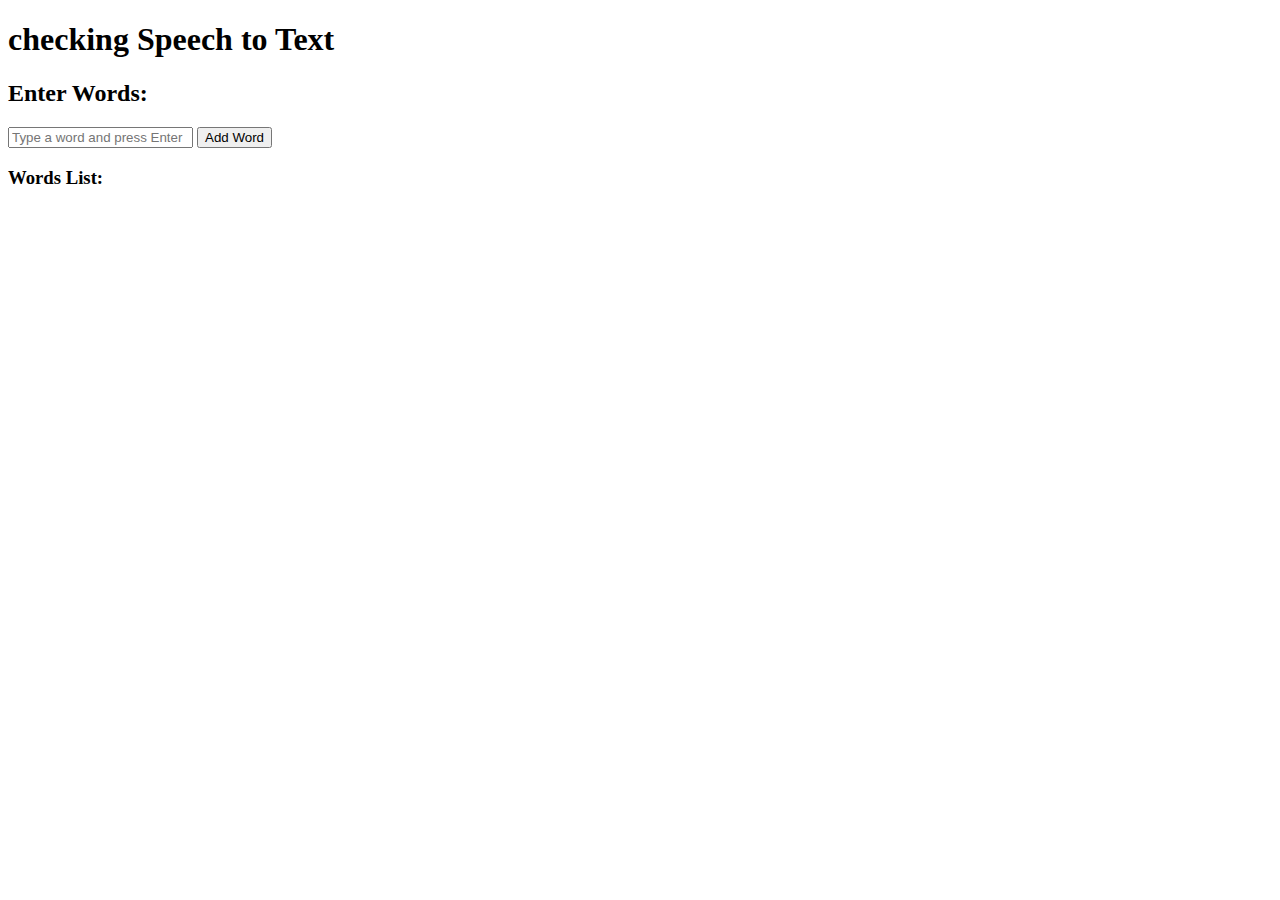
<file: index.html>
<!DOCTYPE html>
<html lang="en">
<head>
  <meta charset="UTF-8">
  <meta name="viewport" content="width=device-width, initial-scale=1.0">
  <title>Continuous Speech to Text with Keyword Alerts</title>
</head>
<body>
  <h1>checking Speech to Text</h1>
  <h2>Enter Words:</h2>
    <input type="text" id="wordInput" placeholder="Type a word and press Enter">
    <button onclick="addWord()">Add Word</button>
    
    <h3>Words List:</h3>
    <ul id="wordList"></ul>
    <script src = "script.js"></script>
  
</body>
</html>
</file>
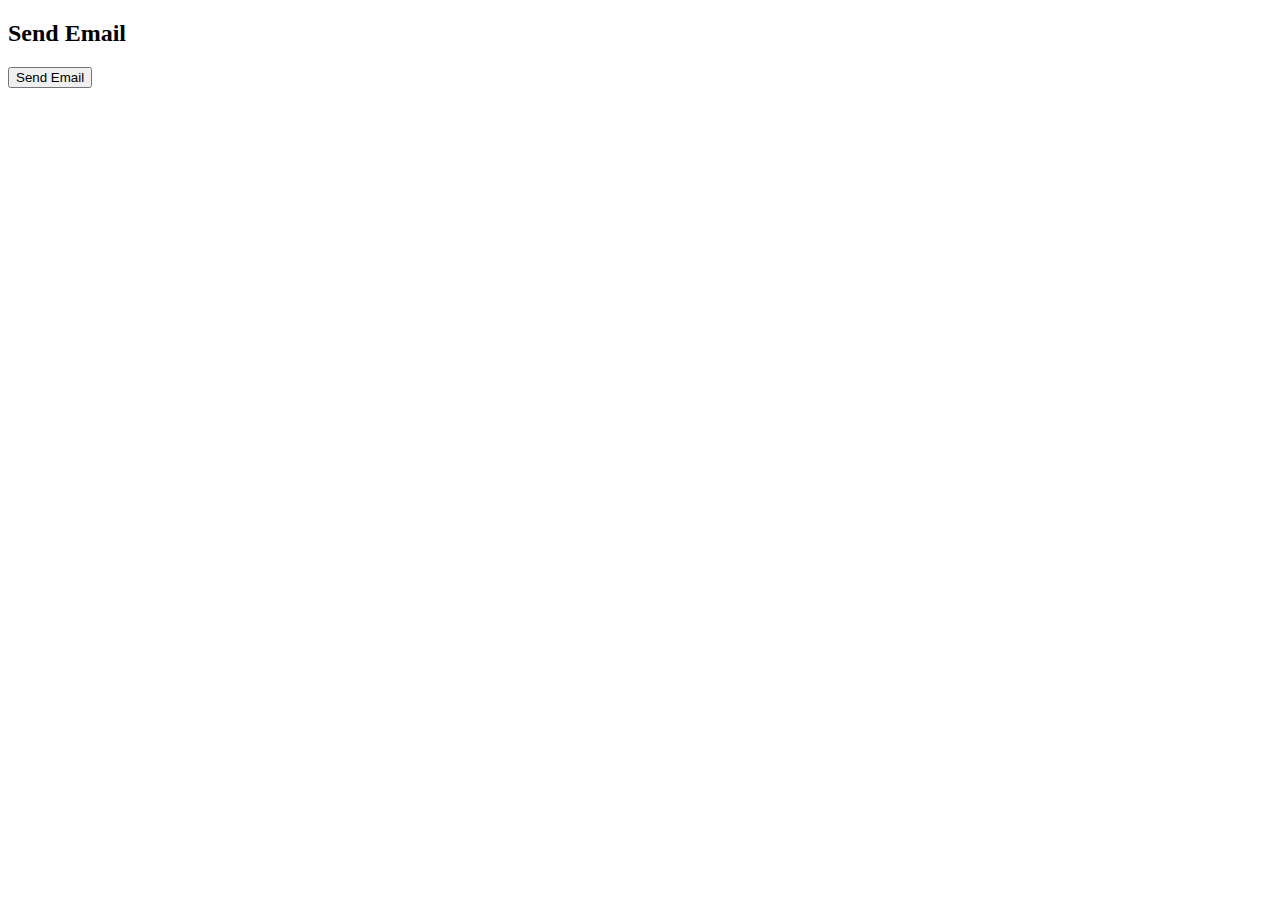
<file: emailalert/public/index.html>
<!DOCTYPE html>
<html lang="en">
<head>
    <meta charset="UTF-8">
    <meta name="viewport" content="width=device-width, initial-scale=1.0">
    <title>Email Sender</title>
</head>
<body>
    <h2>Send Email</h2>
    <button id="sendEmailBtn">Send Email</button>

    <script>
        document.getElementById("sendEmailBtn").addEventListener("click", function() {
            fetch("/send-email", {
                method: "POST",
                headers: {
                    "Content-Type": "application/json"
                },
                body: JSON.stringify({
                    to: "sourajit.kar.cse26@heritageit.edu.in",
                    subject: "very urgent mail ",
                    text: " You win million dollar lottery."
                })
            })
            .then(response => response.json())
            .then(data => {
                console.log("Email sent:", data);
            })
            .catch(error => {
                console.error("Error sending email:", error);
            });
        });
    </script>
</body>
</html>
</file>
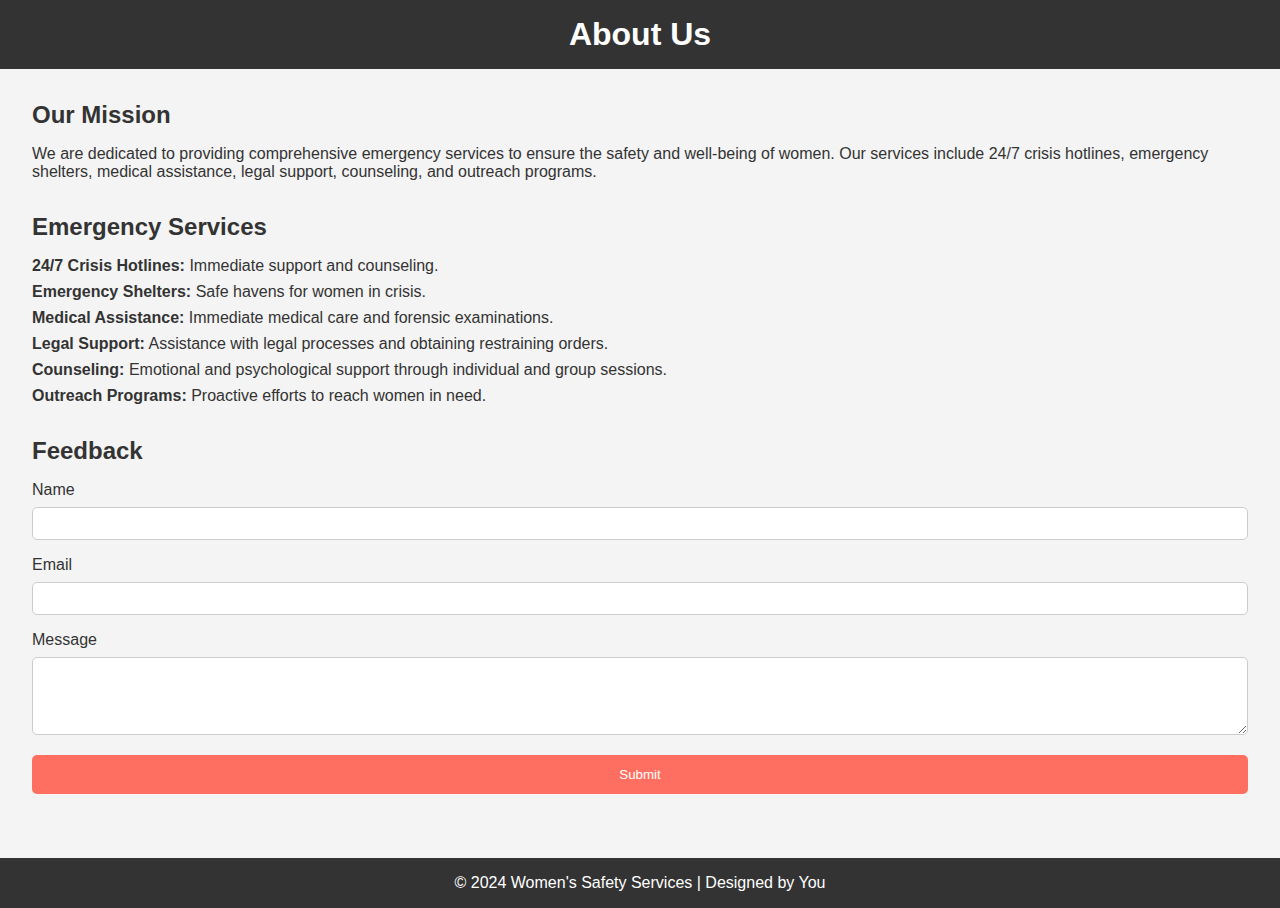
<file: womensafety/about.html>
<!DOCTYPE html>
<html lang="en">
<head>
    <meta charset="UTF-8">
    <meta name="viewport" content="width=device-width, initial-scale=1.0">
    <title>About Us - Women's Safety Services</title>
    <link rel="stylesheet" href="about.css">
</head>
<body>
    <header>
        <h1>About Us</h1>
        
    </header>

    <main>
        <section id="about">
            <h2>Our Mission</h2>
            <p>We are dedicated to providing comprehensive emergency services to ensure the safety and well-being of women. Our services include 24/7 crisis hotlines, emergency shelters, medical assistance, legal support, counseling, and outreach programs.</p>
        </section>

        <section id="services">
            <h2>Emergency Services</h2>
            <ul>
                <li><strong>24/7 Crisis Hotlines:</strong> Immediate support and counseling.</li>
                <li><strong>Emergency Shelters:</strong> Safe havens for women in crisis.</li>
                <li><strong>Medical Assistance:</strong> Immediate medical care and forensic examinations.</li>
                <li><strong>Legal Support:</strong> Assistance with legal processes and obtaining restraining orders.</li>
                <li><strong>Counseling:</strong> Emotional and psychological support through individual and group sessions.</li>
                <li><strong>Outreach Programs:</strong> Proactive efforts to reach women in need.</li>
            </ul>
        </section>

        <section id="feedback">
            <h2>Feedback</h2>
            <form id="feedback-form">
                <div class="input-group">
                    <label for="name">Name</label>
                    <input type="text" id="name" required>
                </div>
                <div class="input-group">
                    <label for="email">Email</label>
                    <input type="email" id="email" required>
                </div>
                <div class="input-group">
                    <label for="message">Message</label>
                    <textarea id="message" rows="4" required></textarea>
                </div>
                <button type="submit">Submit</button>
            </form>
        </section>
    </main>

    <footer>
        <p>© 2024 Women's Safety Services | Designed by You</p>
    </footer>

    <script src="script.js"></script>
</body>
</html>
</file>
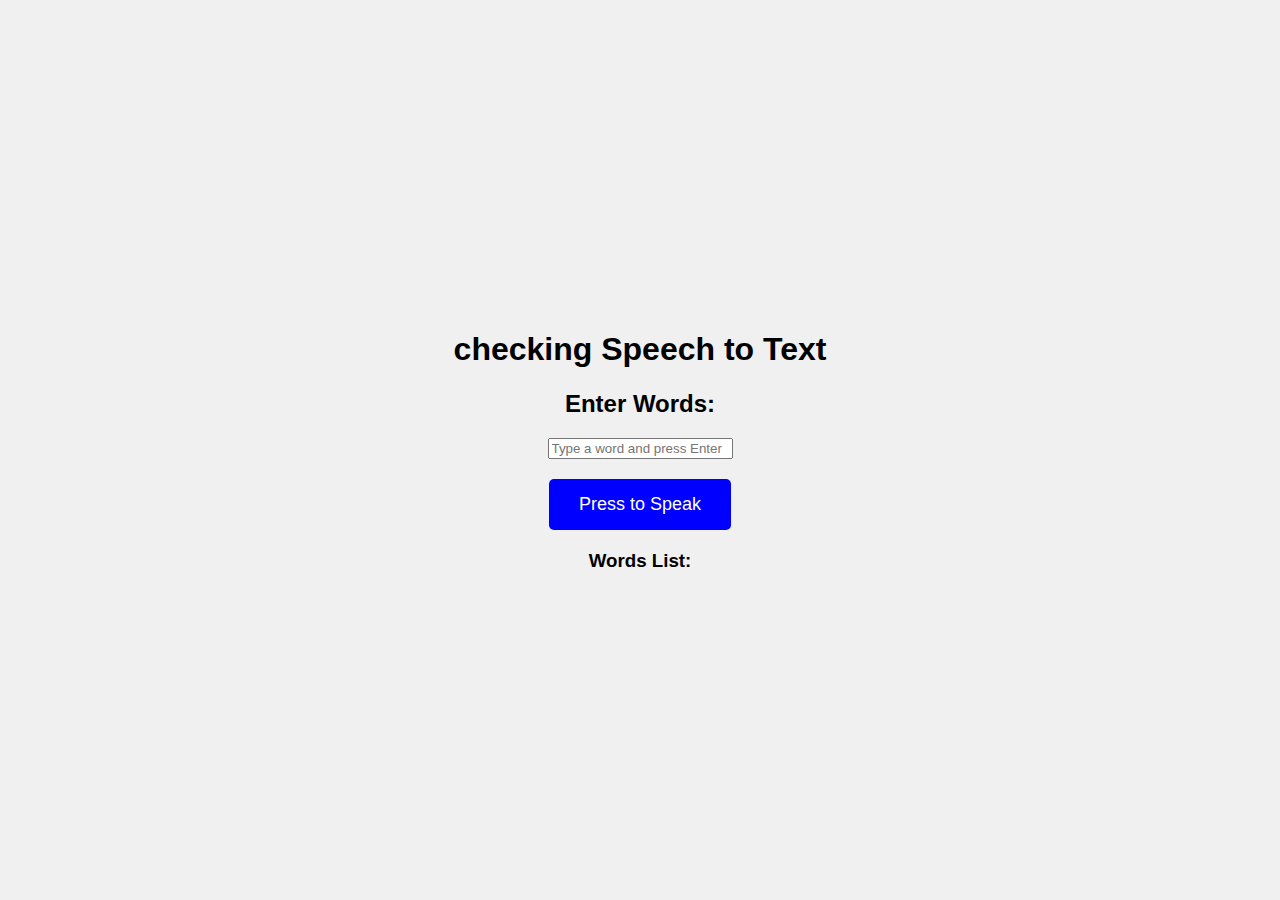
<file: womensafety/emergency.html>
<!DOCTYPE html>
<html lang="en">
<head>
    <meta charset="UTF-8">
    <meta name="viewport" content="width=device-width, initial-scale=1.0">
    <title>Voice Command Button</title>
    <link rel="stylesheet" href="emergency.css">
</head>
<body>
    <div class="container">
        <h1>checking Speech to Text</h1>
  <h2>Enter Words:</h2>
    <input type="text" id="wordInput" placeholder="Type a word and press Enter">
        <section class="voice-section">
            <button onclick=add() id="voiceButton">Press to Speak</button>
            <p id="result"></p>
        </section>
        <h3>Words List:</h3>
    <ul id="wordList"></ul>
    </div>
    <script src="emergency.js"></script>
</body>
</html>
</file>
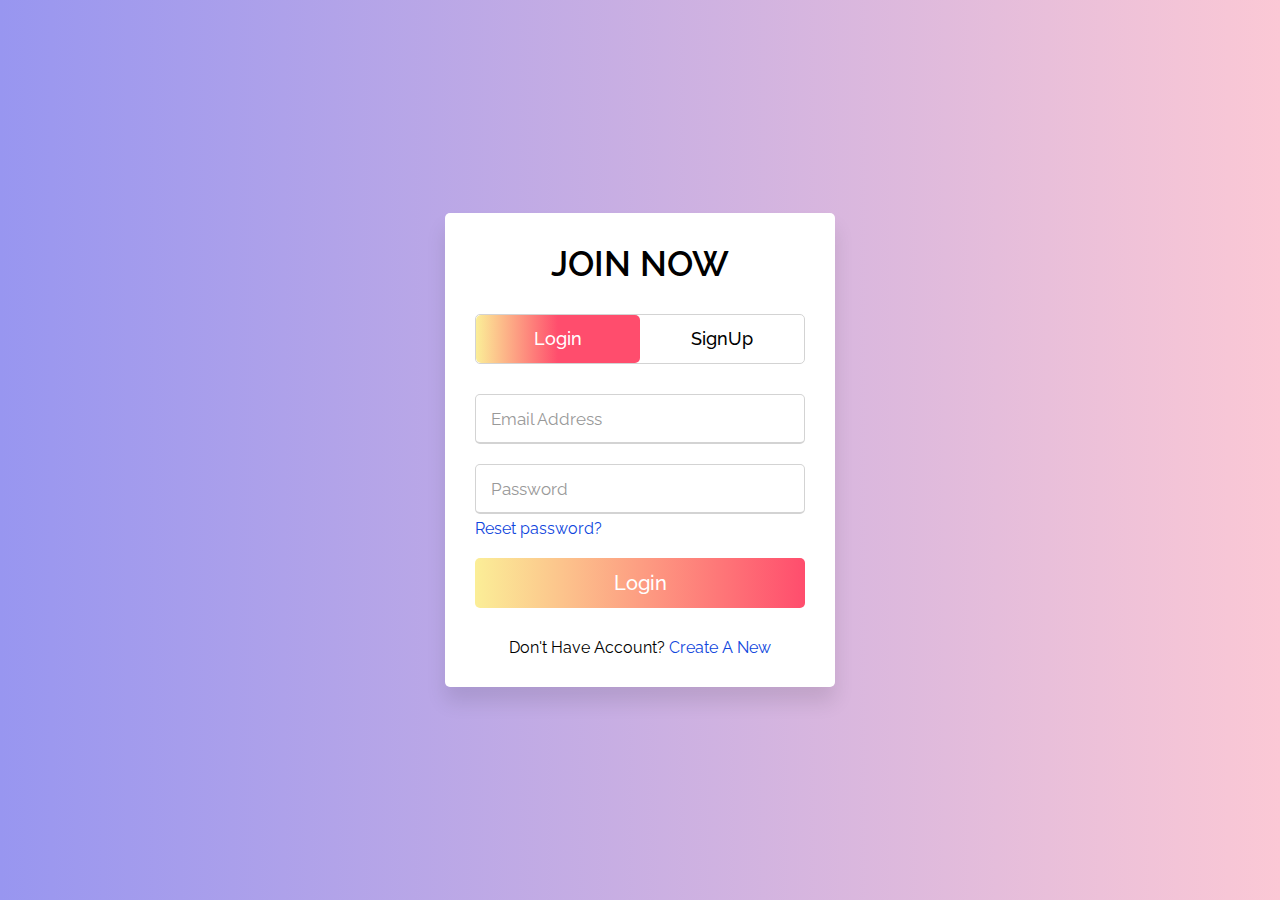
<file: womensafety/login.html>
<!DOCTYPE html>
<html lang="en" dir="ltr">
  <head>
    <meta charset="utf-8">
    <title>Sign Up | Log In</title>
    <link rel="stylesheet" href="login.css">
    <meta name="viewport" content="width=device-width, initial-scale=1.0">
  </head>
  <body>
    <div class="wrapper">
       <div class="title-text">
          <div class="title login">
             JOIN NOW 
          </div>
          <div class="title signup">
             SIGN NOW
          </div>
       </div>
       <div class="form-container">
          <div class="slide-controls">
             <input type="radio" name="slide" id="login" checked>
             <input type="radio" name="slide" id="signup">
             <label for="login" class="slide login">Login</label>
             <label for="signup" class="slide signup">SignUp</label>
             <div class="slider-tab"></div>
          </div>
          <div class="form-inner">
             <form action="#" class="login">
                <div class="field">
                   <input type="text" placeholder="Email Address" required>
                </div>
                <div class="field">
                   <input type="password" placeholder="Password" required>
                </div>
                <div class="pass-link">
                   <a href="#">Reset password?</a>
                </div>
                <div class="field btn">
                   <div class="btn-layer"></div>
                   <input type="submit" value="Login">
                </div>
                <div class="signup-link">
                   Don't Have Account? <a href="">Create A New</a>
                </div>
             </form>
             <form action="#" class="signup">
                <div class="field">
                   <input type="text" placeholder="Email Address" required>
                </div>
                <div class="field">
                   <input type="password" placeholder="Password" required>
                </div>
                <div class="field">
                   <input type="password" placeholder="Confirm Password" required>
                </div>
                <div class="field btn">
                   <div class="btn-layer"></div>
                   <input type="submit" value="SignUp">
                </div>
             </form>
          </div>
       </div>
    </div>
    <script src="login.js"></script>
  </body>
</html>
</file>
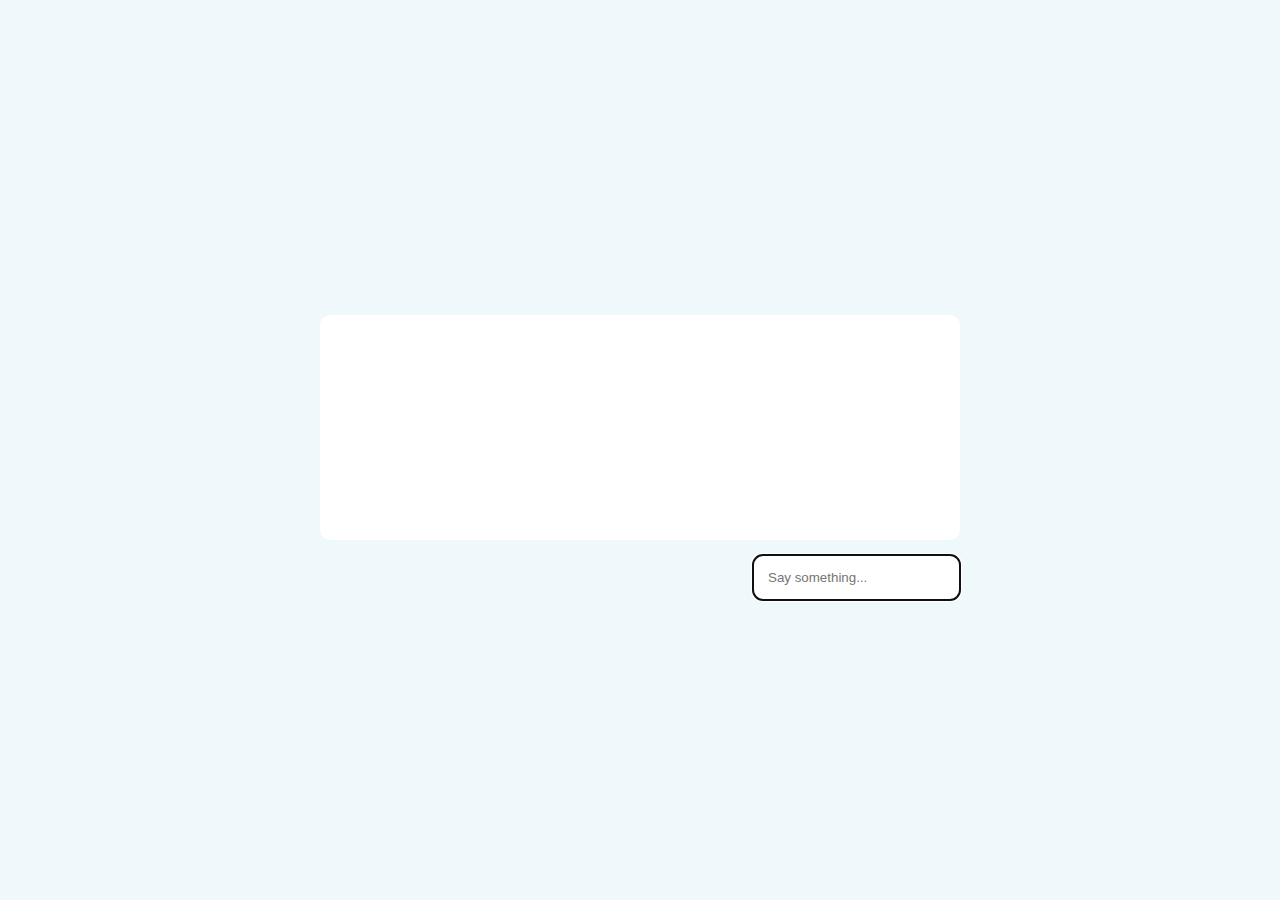
<file: womensafety/chatbot/hack.html>
<!DOCTYPE html>
<html>

<head>
	<title>Chatbot</title>
	<link rel="icon" href="bot.png" />
	<link rel="stylesheet" href="style.css" />
</head>

<body>
	<div id="container" class="container">
		<div id="chat" class="chat">
			<div id="messages" class="messages"></div>
			<input id="input" type="text" placeholder="Say something..." autocomplete="off" autofocus="true" />
		</div>
		
	</div>
</body>
<script type="text/javascript" src="script.js" ></script>
<script type="text/javascript" src="constant.js" ></script>
<script type="text/javascript" src="speech.js" ></script>

</html>
</file>
<file: womensafety/about.css>
* {
    margin: 0;
    padding: 0;
    box-sizing: border-box;
}

body {
    font-family: Arial, sans-serif;
    background-color: #f4f4f4;
    color: #333;
}

header {
    background-color: #333;
    color: #fff;
    padding: 1rem;
    text-align: center;
}

header nav ul {
    list-style: none;
    padding: 0;
}

header nav ul li {
    display: inline;
    margin: 0 1rem;
}

header nav ul li a {
    color: #fff;
    text-decoration: none;
}

main {
    padding: 2rem;
}

section {
    margin-bottom: 2rem;
}

h2 {
    margin-bottom: 1rem;
}

ul {
    list-style: none;
    padding: 0;
}

ul li {
    margin-bottom: 0.5rem;
}

#feedback-form {
    display: flex;
    flex-direction: column;
}

.input-group {
    margin-bottom: 1rem;
}

.input-group label {
    display: block;
    margin-bottom: 0.5rem;
}

.input-group input,
.input-group textarea {
    width: 100%;
    padding: 0.5rem;
    border: 1px solid #ccc;
    border-radius: 5px;
}

button {
    padding: 0.75rem;
    border: none;
    border-radius: 5px;
    background-color: #ff6f61;
    color: #fff;
    cursor: pointer;
}

footer {
    background-color: #333;
    color: #fff;
    text-align: center;
    padding: 1rem;
}

@media (max-width: 768px) {
    header nav ul li {
        display: block;
        margin: 0.5rem 0;
    }
}
</file>
<file: womensafety/emergency.css>
body {
    font-family: Arial, sans-serif;
    margin: 0;
    padding: 0;
    display: flex;
    justify-content: center;
    align-items: center;
    height: 100vh;
    background-color: #f0f0f0;
}

.container {
    text-align: center;
}

.voice-section {
    margin: 20px;
}

#voiceButton {
    padding: 15px 30px;
    font-size: 18px;
    color: white;
    background-color: blue;
    border: none;
    border-radius: 5px;
    cursor: pointer;
}

#voiceButton:active {
    background-color: darkblue;
}

#result {
    margin-top: 20px;
    font-size: 18px;
}
</file>
<file: womensafety/login.css>
@import url('https://fonts.googleapis.com/css2?family=Raleway:wght@300&display=swap');

*{
  margin: 0;
  padding: 0;
  box-sizing: border-box;
  font-family: 'Raleway', sans-serif;
}
html,body{
  display: grid;
  height: 100%;
  width: 100%;
  place-items: center;
  background: -webkit-linear-gradient(left, #9896F0,#FBC8D5);
}
::selection{
  background: #12e8f0;
  color: #fff;
}
.wrapper{
  overflow: hidden;
  max-width: 390px;
  background: #fff;
  padding: 30px;
  border-radius: 5px;
  box-shadow: 0px 15px 20px rgba(0,0,0,0.1);
}
.wrapper .title-text{
  display: flex;
  width: 200%;
}
.wrapper .title{
  width: 50%;
  font-size: 35px;
  font-weight: 600;
  text-align: center;
  transition: all 0.6s cubic-bezier(0.68,-0.55,0.265,1.55);
}
.wrapper .slide-controls{
  position: relative;
  display: flex;
  height: 50px;
  width: 100%;
  overflow: hidden;
  margin: 30px 0 10px 0;
  justify-content: space-between;
  border: 1px solid lightgrey;
  border-radius: 5px;
}
.slide-controls .slide{
  height: 100%;
  width: 100%;
  color: #fff;
  font-size: 18px;
  font-weight: 500;
  text-align: center;
  line-height: 48px;
  cursor: pointer;
  z-index: 1;
  transition: all 0.6s ease;
}
.slide-controls label.signup{
  color: #000;
}
.slide-controls .slider-tab{
  position: absolute;
  height: 100%;
  width: 50%;
  left: 0;
  z-index: 0;
  border-radius: 5px;
  background: -webkit-linear-gradient(right,#ff4d6d, #ff4d6d, #FBEE97 /*#706677*/);
  transition: all 0.6s cubic-bezier(0.68,-0.55,0.265,1.55);
}
input[type="radio"]{
  display: none;
}
#signup:checked ~ .slider-tab{
  left: 50%;
}
#signup:checked ~ label.signup{
  color: #fff;
  cursor: default;
  user-select: none;
}
#signup:checked ~ label.login{
  color: #000;
}
#login:checked ~ label.signup{
  color: #000;
}
#login:checked ~ label.login{
  cursor: default;
  user-select: none;
}
.wrapper .form-container{
  width: 100%;
  overflow: hidden;
}
.form-container .form-inner{
  display: flex;
  width: 200%;
}
.form-container .form-inner form{
  width: 50%;
  transition: all 0.6s cubic-bezier(0.68,-0.55,0.265,1.55);
}
.form-inner form .field{
  height: 50px;
  width: 100%;
  margin-top: 20px;
}
.form-inner form .field input{
  height: 100%;
  width: 100%;
  outline: none;
  padding-left: 15px;
  border-radius: 5px;
  border: 1px solid lightgrey;
  border-bottom-width: 2px;
  font-size: 17px;
  transition: all 0.3s ease;
}
.form-inner form .field input:focus{
  border-color: #12e8f0;
}
.form-inner form .field input::placeholder{
  color: #999;
  transition: all 0.3s ease;
}
form .field input:focus::placeholder{
  color: #b3b3b3;
}
.form-inner form .pass-link{
  margin-top: 5px;
}
.form-inner form .signup-link{
  text-align: center;
  margin-top: 30px;
}
.form-inner form .pass-link a,
.form-inner form .signup-link a{
  color: #0e45dd;
  text-decoration: none;
}
.form-inner form .pass-link a:hover,
.form-inner form .signup-link a:hover{
  text-decoration: underline;
}
form .btn{
  height: 50px;
  width: 100%;
  border-radius: 5px;
  position: relative;
  overflow: hidden;
}
form .btn .btn-layer{
  height: 100%;
  width: 300%;
  position: absolute;
  left: -100%;
  background: -webkit-linear-gradient(right, #ff4d6d, #ff4d6d, #FBEE97, #706677);
  border-radius: 5px;
  transition: all 0.4s ease;;
}
form .btn:hover .btn-layer{
  left: 0;
}
form .btn input[type="submit"]{
  height: 100%;
  width: 100%;
  z-index: 2;
  position: relative;
  background: none;
  border: none;
  color: #fff;
  padding-left: 0;
  border-radius: 10px;
  font-size: 20px;
  font-weight: 500;
  cursor: pointer;
}
</file>
<file: womensafety/chatbot/style.css>
* {
    box-sizing: border-box;
  }
  
  html {
      height: 100%;
  
  }
  
  body {
    font-family: 'Roboto', 'Oxygen',
      'Ubuntu', 'Cantarell', 'Fira Sans', 'Droid Sans', 'Helvetica Neue', Arial, Helvetica,
      sans-serif;
    -webkit-font-smoothing: antialiased;
    -moz-osx-font-smoothing: grayscale;
      background-color: rgba(223, 242, 247, .5);
      height: 100%;
      margin: 0;
  }
  
  span {
      padding-right: 15px;
      padding-left: 15px;
  }
  
  .container {
      display: flex;
    justify-content: center;
      align-items: center;
      width: 100%;
      height: 100%;
  }
  
  .chat {
      height: 300px;
      width: 50vw;
      display: flex;
      flex-direction: column;
    justify-content: center;
      align-items: center;
  } 
  
  ::-webkit-input-placeholder { 
      color: .711 
  }
   
  input { 
      border: 0; 
      padding: 15px; 
      margin-left: auto;
      border-radius: 10px; 
  }
  
  .messages {
      display: flex;
      flex-direction: column;
      overflow: scroll;
      height: 90%;
      width: 100%;
      background-color: white;
      padding: 15px;
      margin: 15px;
      border-radius: 10px;
  }
  
 
  .response {
      display: flex;
      align-items: center;
      margin: 1%;
  }
  
  
  /* Mobile */
  
 @media only screen and (max-width: 980px) {
    .container {
          flex-direction: column; 
          justify-content: flex-start;
      }
      .chat {
          width: 75vw;
          margin: 10vw;
      }
  }
</file>
